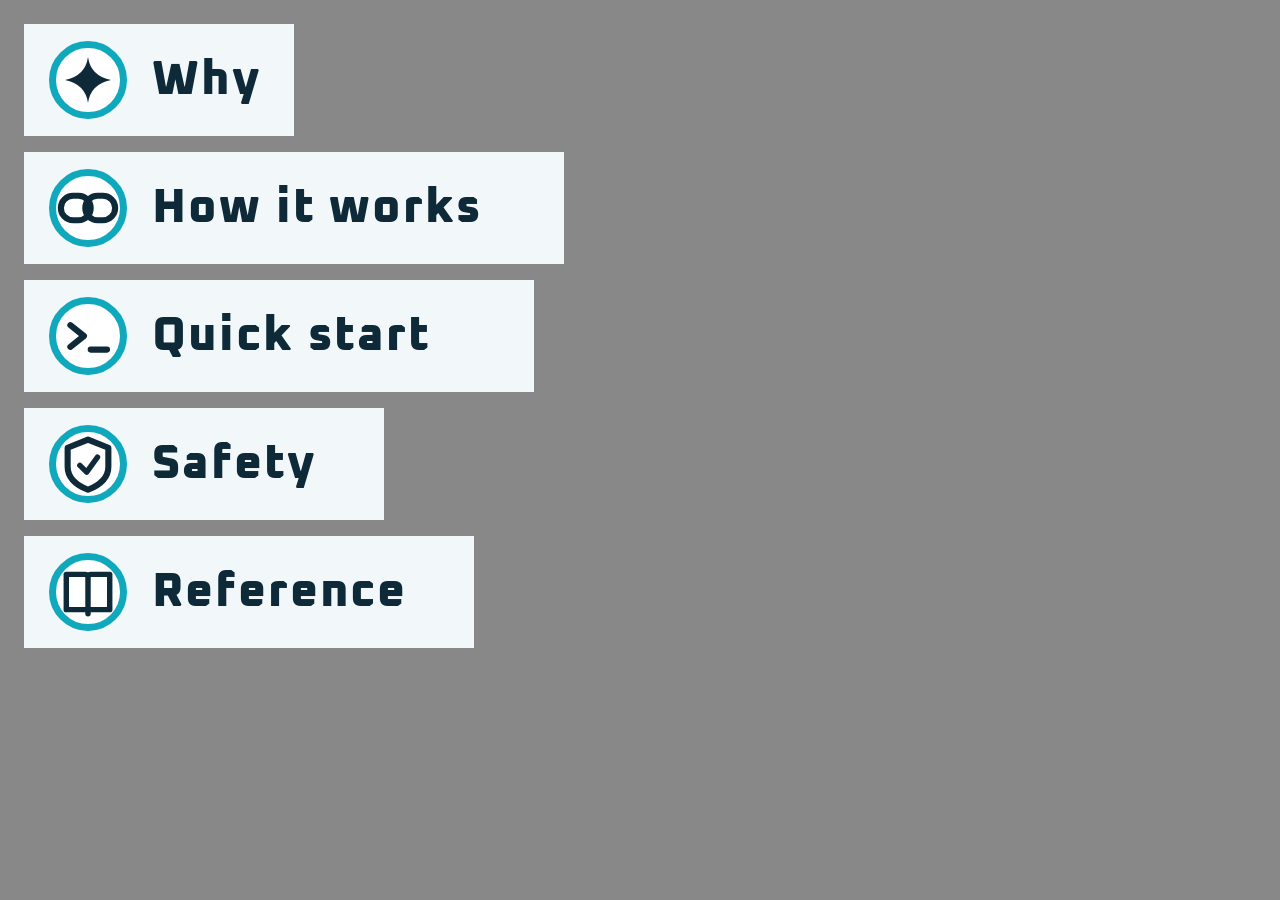
<file: assets/source/buttons.html>
<!doctype html>
<html lang="en"><head><meta charset="utf-8"><title>buttons</title>
<!-- Render: uvx --from playwright --with pillow python -I <skill-dir>/scripts/render.py buttons.html --root assets --out assets
-->
<!-- Signature (Skillmesh, mesh hub):
 1 concept: a mesh of agents around one bot head; a skill repo is edited once and every agent node sees it.
 2 shape: circles as nodes joined by thin connecting lines, one outline bot head with a dotted halo, dot-grid ground.
 3 typeface: Oxanium 800 (names, headings), Share Tech Mono (labels, text).
 4 palette: cool white and ink teal in light, deep teal-black in dark; cyan links, one coral signal (antenna, travelling pulse).
 5 presentation: centred hub poster; figures reuse the nodes, the links and the bot head; labels short and in the tool's own words.
 6 not: no hardware panel, no transit map, no stamps, no blue-purple gradient, no official agent logos (marks are simple stand-ins).
 Fonts seen by render.py: Oxanium, Share Tech Mono. Grounds: light rgb(242,248,250), dark rgb(7,23,32). -->
<link href="https://fonts.googleapis.com/css2?family=Oxanium:wght@800&family=Share+Tech+Mono&display=swap" rel="stylesheet">
<script src="shared.js"></script><link rel="stylesheet" href="shared.css">
<style>.btn{display:flex;align-items:center;gap:12px;height:56px;padding-left:12px;background:var(--paper)}.btn b{font:800 24px/1 Oxanium,sans-serif;letter-spacing:.04em;color:var(--ink);white-space:nowrap}</style>
</head><body><div class="sheet">
<div class="item btn" id="btn-why" style="width:135px;height:56px"><svg width="40" height="40" viewBox="-20.0 -20.0 40 40" fill="none" style="flex:none"><circle r="17.75" fill="var(--panel)" stroke="var(--acc)" stroke-width="3.5"/><g transform="scale(0.6785714285714286)"><path d="M0-17Q2-3 17 0Q2 3 0 17Q-2 3-17 0Q-2-3 0-17Z" fill="var(--ink)"/></g></svg><b>Why</b></div>
<div class="item btn" id="btn-how" style="width:270px;height:56px"><svg width="40" height="40" viewBox="-20.0 -20.0 40 40" fill="none" style="flex:none"><circle r="17.75" fill="var(--panel)" stroke="var(--acc)" stroke-width="3.5"/><g transform="scale(0.6785714285714286)"><rect x="-20" y="-9" width="22" height="18" rx="9" fill="none" stroke="var(--ink)" stroke-width="4.5"/><rect x="-2" y="-9" width="22" height="18" rx="9" fill="none" stroke="var(--ink)" stroke-width="4.5"/></g></svg><b>How it works</b></div>
<div class="item btn" id="btn-start" style="width:255px;height:56px"><svg width="40" height="40" viewBox="-20.0 -20.0 40 40" fill="none" style="flex:none"><circle r="17.75" fill="var(--panel)" stroke="var(--acc)" stroke-width="3.5"/><g transform="scale(0.6785714285714286)"><path d="M-13-8L-3 0-13 8M2 10H14" fill="none" stroke="var(--ink)" stroke-width="4.5" stroke-linecap="round" stroke-linejoin="round"/></g></svg><b>Quick start</b></div>
<div class="item btn" id="btn-safety" style="width:180px;height:56px"><svg width="40" height="40" viewBox="-20.0 -20.0 40 40" fill="none" style="flex:none"><circle r="17.75" fill="var(--panel)" stroke="var(--acc)" stroke-width="3.5"/><g transform="scale(0.6785714285714286)"><path d="M0-18L15-12V2Q15 13 0 19Q-15 13-15 2V-12Z" fill="none" stroke="var(--ink)" stroke-width="4.5" stroke-linejoin="round"/><path d="M-6 1L-1 6 7-5" fill="none" stroke="var(--ink)" stroke-width="4" stroke-linecap="round" stroke-linejoin="round"/></g></svg><b>Safety</b></div>
<div class="item btn" id="btn-ref" style="width:225px;height:56px"><svg width="40" height="40" viewBox="-20.0 -20.0 40 40" fill="none" style="flex:none"><circle r="17.75" fill="var(--panel)" stroke="var(--acc)" stroke-width="3.5"/><g transform="scale(0.6785714285714286)"><path d="M-16-13H-2Q0-13 0-10V16Q0 13-2 13H-16ZM16-13H2Q0-13 0-10V16Q0 13 2 13H16Z" fill="none" stroke="var(--ink)" stroke-width="4" stroke-linejoin="round"/></g></svg><b>Reference</b></div>
</div></body></html>
</file>
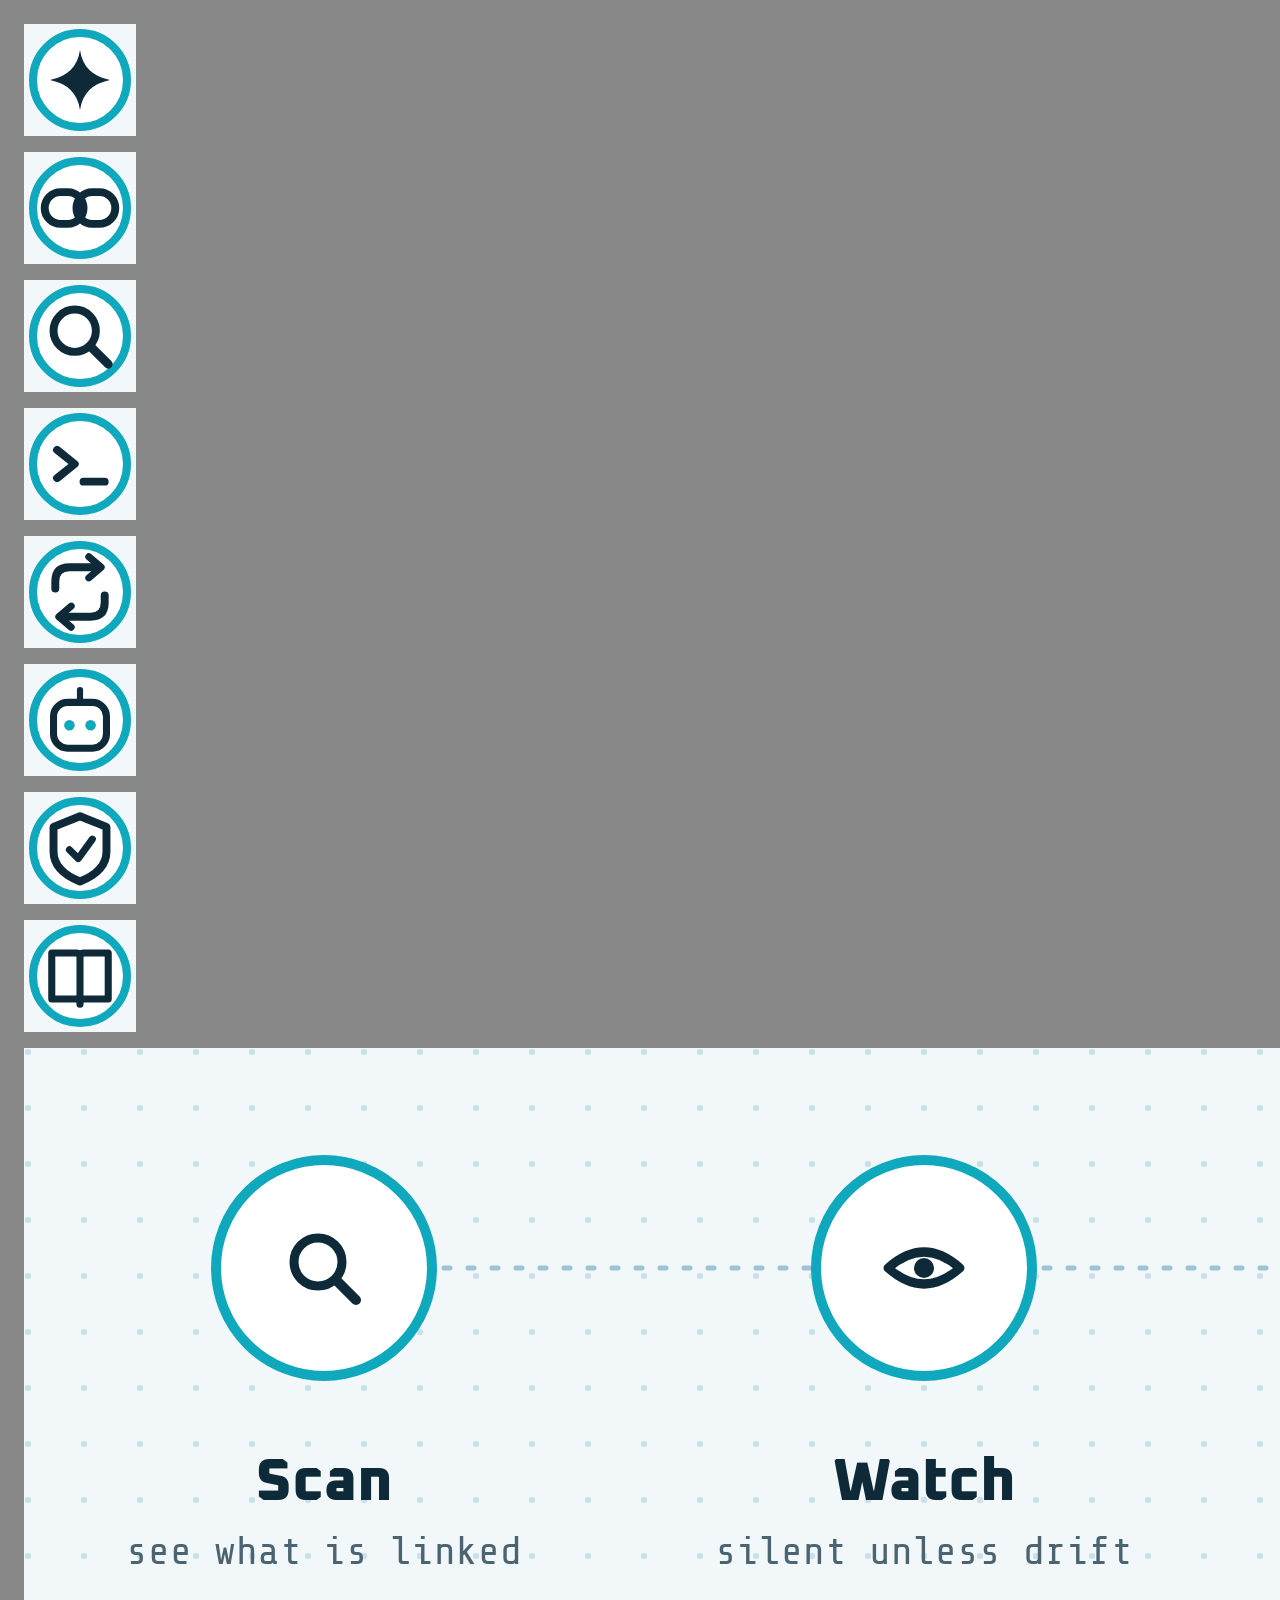
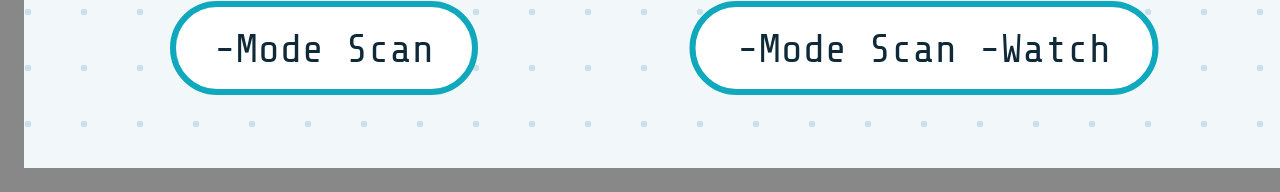
<file: assets/source/extras.html>
<!doctype html>
<html lang="en"><head><meta charset="utf-8"><title>extras</title>
<!-- Render: uvx --from playwright --with pillow python -I <skill-dir>/scripts/render.py extras.html --root assets --out assets
-->
<!-- Signature (Skillmesh, mesh hub):
 1 concept: a mesh of agents around one bot head; a skill repo is edited once and every agent node sees it.
 2 shape: circles as nodes joined by thin connecting lines, one outline bot head with a dotted halo, dot-grid ground.
 3 typeface: Oxanium 800 (names, headings), Share Tech Mono (labels, text).
 4 palette: cool white and ink teal in light, deep teal-black in dark; cyan links, one coral signal (antenna, travelling pulse).
 5 presentation: centred hub poster; figures reuse the nodes, the links and the bot head; labels short and in the tool's own words.
 6 not: no hardware panel, no transit map, no stamps, no blue-purple gradient, no official agent logos (marks are simple stand-ins).
 Fonts seen by render.py: Oxanium, Share Tech Mono. Grounds: light rgb(242,248,250), dark rgb(7,23,32). -->
<link href="https://fonts.googleapis.com/css2?family=Oxanium:wght@800&family=Share+Tech+Mono&display=swap" rel="stylesheet">
<script src="shared.js"></script><link rel="stylesheet" href="shared.css">
<style>.ico{width:56px;height:56px;display:flex;align-items:center;justify-content:center;background:var(--paper)}.rb{display:flex;align-items:center;gap:14px;width:480px;height:64px;padding-left:10px;background:var(--panel)}.rb b{font:800 25px/1 Oxanium,sans-serif;letter-spacing:.03em;color:var(--ink);white-space:nowrap}.rb em{margin-left:auto;align-self:stretch;display:flex;align-items:center;padding:0 18px;font:normal 19px/1 'Share Tech Mono',monospace;background:var(--paper);color:var(--muted);border-left:3px solid var(--acc)}.rb.w em{color:var(--ink)}</style>
</head><body><div class="sheet">
<div class="item ico" id="ico-why" style="width:56px;height:56px"><svg width="52" height="52" viewBox="-26.0 -26.0 52 52" fill="none" style="flex:none"><circle r="23.5" fill="var(--panel)" stroke="var(--acc)" stroke-width="4"/><g transform="scale(0.8821428571428571)"><path d="M0-17Q2-3 17 0Q2 3 0 17Q-2 3-17 0Q-2-3 0-17Z" fill="var(--ink)"/></g></svg></div>
<div class="item ico" id="ico-how" style="width:56px;height:56px"><svg width="52" height="52" viewBox="-26.0 -26.0 52 52" fill="none" style="flex:none"><circle r="23.5" fill="var(--panel)" stroke="var(--acc)" stroke-width="4"/><g transform="scale(0.8821428571428571)"><rect x="-20" y="-9" width="22" height="18" rx="9" fill="none" stroke="var(--ink)" stroke-width="4.5"/><rect x="-2" y="-9" width="22" height="18" rx="9" fill="none" stroke="var(--ink)" stroke-width="4.5"/></g></svg></div>
<div class="item ico" id="ico-checks" style="width:56px;height:56px"><svg width="52" height="52" viewBox="-26.0 -26.0 52 52" fill="none" style="flex:none"><circle r="23.5" fill="var(--panel)" stroke="var(--acc)" stroke-width="4"/><g transform="scale(0.8821428571428571)"><circle cx="-3" cy="-3" r="12" fill="none" stroke="var(--ink)" stroke-width="4.5"/><path d="M6 6L16 16" stroke="var(--ink)" stroke-width="5" stroke-linecap="round"/></g></svg></div>
<div class="item ico" id="ico-start" style="width:56px;height:56px"><svg width="52" height="52" viewBox="-26.0 -26.0 52 52" fill="none" style="flex:none"><circle r="23.5" fill="var(--panel)" stroke="var(--acc)" stroke-width="4"/><g transform="scale(0.8821428571428571)"><path d="M-13-8L-3 0-13 8M2 10H14" fill="none" stroke="var(--ink)" stroke-width="4.5" stroke-linecap="round" stroke-linejoin="round"/></g></svg></div>
<div class="item ico" id="ico-daily" style="width:56px;height:56px"><svg width="52" height="52" viewBox="-26.0 -26.0 52 52" fill="none" style="flex:none"><circle r="23.5" fill="var(--panel)" stroke="var(--acc)" stroke-width="4"/><g transform="scale(0.8821428571428571)"><path d="M-14 -2V-6Q-14-14-6-14H10M14 2V6Q14 14 6 14H-10" fill="none" stroke="var(--ink)" stroke-width="4.5" stroke-linecap="round"/><path d="M5-20L12-14 5-8M-5 8L-12 14-5 20" fill="none" stroke="var(--ink)" stroke-width="4" stroke-linecap="round" stroke-linejoin="round"/></g></svg></div>
<div class="item ico" id="ico-agent" style="width:56px;height:56px"><svg width="52" height="52" viewBox="-26.0 -26.0 52 52" fill="none" style="flex:none"><circle r="23.5" fill="var(--panel)" stroke="var(--acc)" stroke-width="4"/><g transform="scale(0.8821428571428571)"><line x1="0" y1="-10" x2="0" y2="-17" stroke="var(--ink)" stroke-width="3.5" stroke-linecap="round"/><rect x="-15" y="-10" width="30" height="26" rx="8" fill="none" stroke="var(--ink)" stroke-width="4"/><circle cx="-6" cy="3" r="3" fill="var(--acc)"/><circle cx="6" cy="3" r="3" fill="var(--acc)"/></g></svg></div>
<div class="item ico" id="ico-safety" style="width:56px;height:56px"><svg width="52" height="52" viewBox="-26.0 -26.0 52 52" fill="none" style="flex:none"><circle r="23.5" fill="var(--panel)" stroke="var(--acc)" stroke-width="4"/><g transform="scale(0.8821428571428571)"><path d="M0-18L15-12V2Q15 13 0 19Q-15 13-15 2V-12Z" fill="none" stroke="var(--ink)" stroke-width="4.5" stroke-linejoin="round"/><path d="M-6 1L-1 6 7-5" fill="none" stroke="var(--ink)" stroke-width="4" stroke-linecap="round" stroke-linejoin="round"/></g></svg></div>
<div class="item ico" id="ico-ref" style="width:56px;height:56px"><svg width="52" height="52" viewBox="-26.0 -26.0 52 52" fill="none" style="flex:none"><circle r="23.5" fill="var(--panel)" stroke="var(--acc)" stroke-width="4"/><g transform="scale(0.8821428571428571)"><path d="M-16-13H-2Q0-13 0-10V16Q0 13-2 13H-16ZM16-13H2Q0-13 0-10V16Q0 13 2 13H16Z" fill="none" stroke="var(--ink)" stroke-width="4" stroke-linejoin="round"/></g></svg></div>
<div class="item" id="daily" style="height:360px"><svg width="1200" height="360" viewBox="0 0 1200 360" fill="none" font-family="'Share Tech Mono'"><defs><pattern id="g4" width="28" height="28" patternUnits="userSpaceOnUse"><circle cx="2" cy="2" r="1.6" fill="var(--line)" opacity=".45"/></pattern></defs><rect width="1200" height="360" fill="url(#g4)"/><line x1="150" y1="110" x2="1050" y2="110" stroke="var(--line)" stroke-width="2.5" stroke-dasharray="3 9" stroke-linecap="round"/><g transform="translate(150 110)"><circle r="54" fill="var(--panel)" stroke="var(--acc)" stroke-width="5"/><g transform="scale(1.0)"><circle cx="-3" cy="-3" r="12" fill="none" stroke="var(--ink)" stroke-width="4.5"/><path d="M6 6L16 16" stroke="var(--ink)" stroke-width="5" stroke-linecap="round"/></g></g><text x="150" y="226" text-anchor="middle" class="name" font-size="30" fill="var(--ink)">Scan</text><text x="150" y="258" text-anchor="middle" font-size="20" fill="var(--muted)">see what is linked</text><rect x="74.5" y="278" width="151.0" height="44" rx="22" fill="var(--panel)" stroke="var(--acc)" stroke-width="3"/><text x="150" y="307" text-anchor="middle" font-size="20" fill="var(--ink)">-Mode Scan</text><g transform="translate(450 110)"><circle r="54" fill="var(--panel)" stroke="var(--acc)" stroke-width="5"/><g transform="scale(1.0)"><path d="M-18 0Q0-16 18 0Q0 16-18 0Z" fill="none" stroke="var(--ink)" stroke-width="4.5" stroke-linejoin="round"/><circle r="5" fill="var(--ink)"/></g></g><text x="450" y="226" text-anchor="middle" class="name" font-size="30" fill="var(--ink)">Watch</text><text x="450" y="258" text-anchor="middle" font-size="20" fill="var(--muted)">silent unless drift</text><rect x="334.25" y="278" width="231.5" height="44" rx="22" fill="var(--panel)" stroke="var(--acc)" stroke-width="3"/><text x="450" y="307" text-anchor="middle" font-size="20" fill="var(--ink)">-Mode Scan -Watch</text><g transform="translate(750 110)"><circle r="54" fill="var(--panel)" stroke="var(--sig)" stroke-width="5"/><g transform="scale(1.0)"><rect x="-20" y="-9" width="22" height="18" rx="9" fill="none" stroke="var(--ink)" stroke-width="4.5"/><rect x="-2" y="-9" width="22" height="18" rx="9" fill="none" stroke="var(--ink)" stroke-width="4.5"/></g></g><text x="750" y="226" text-anchor="middle" class="name" font-size="30" fill="var(--ink)">Apply</text><text x="750" y="258" text-anchor="middle" font-size="20" fill="var(--muted)">create or repair</text><rect x="668.75" y="278" width="162.5" height="44" rx="22" fill="var(--panel)" stroke="var(--acc)" stroke-width="3"/><text x="750" y="307" text-anchor="middle" font-size="20" fill="var(--ink)">-Mode Apply</text><g transform="translate(1050 110)"><circle r="54" fill="var(--panel)" stroke="var(--acc)" stroke-width="5"/><g transform="scale(1.0)"><path d="M0-14V14M-14 0H14" stroke="var(--ink)" stroke-width="5.5" stroke-linecap="round"/></g></g><text x="1050" y="226" text-anchor="middle" class="name" font-size="30" fill="var(--ink)">Doctor</text><text x="1050" y="258" text-anchor="middle" font-size="20" fill="var(--muted)">check the setup</text><rect x="963.0" y="278" width="174.0" height="44" rx="22" fill="var(--panel)" stroke="var(--acc)" stroke-width="3"/><text x="1050" y="307" text-anchor="middle" font-size="20" fill="var(--ink)">-Mode Doctor</text></svg></div>
</div></body></html>
</file>
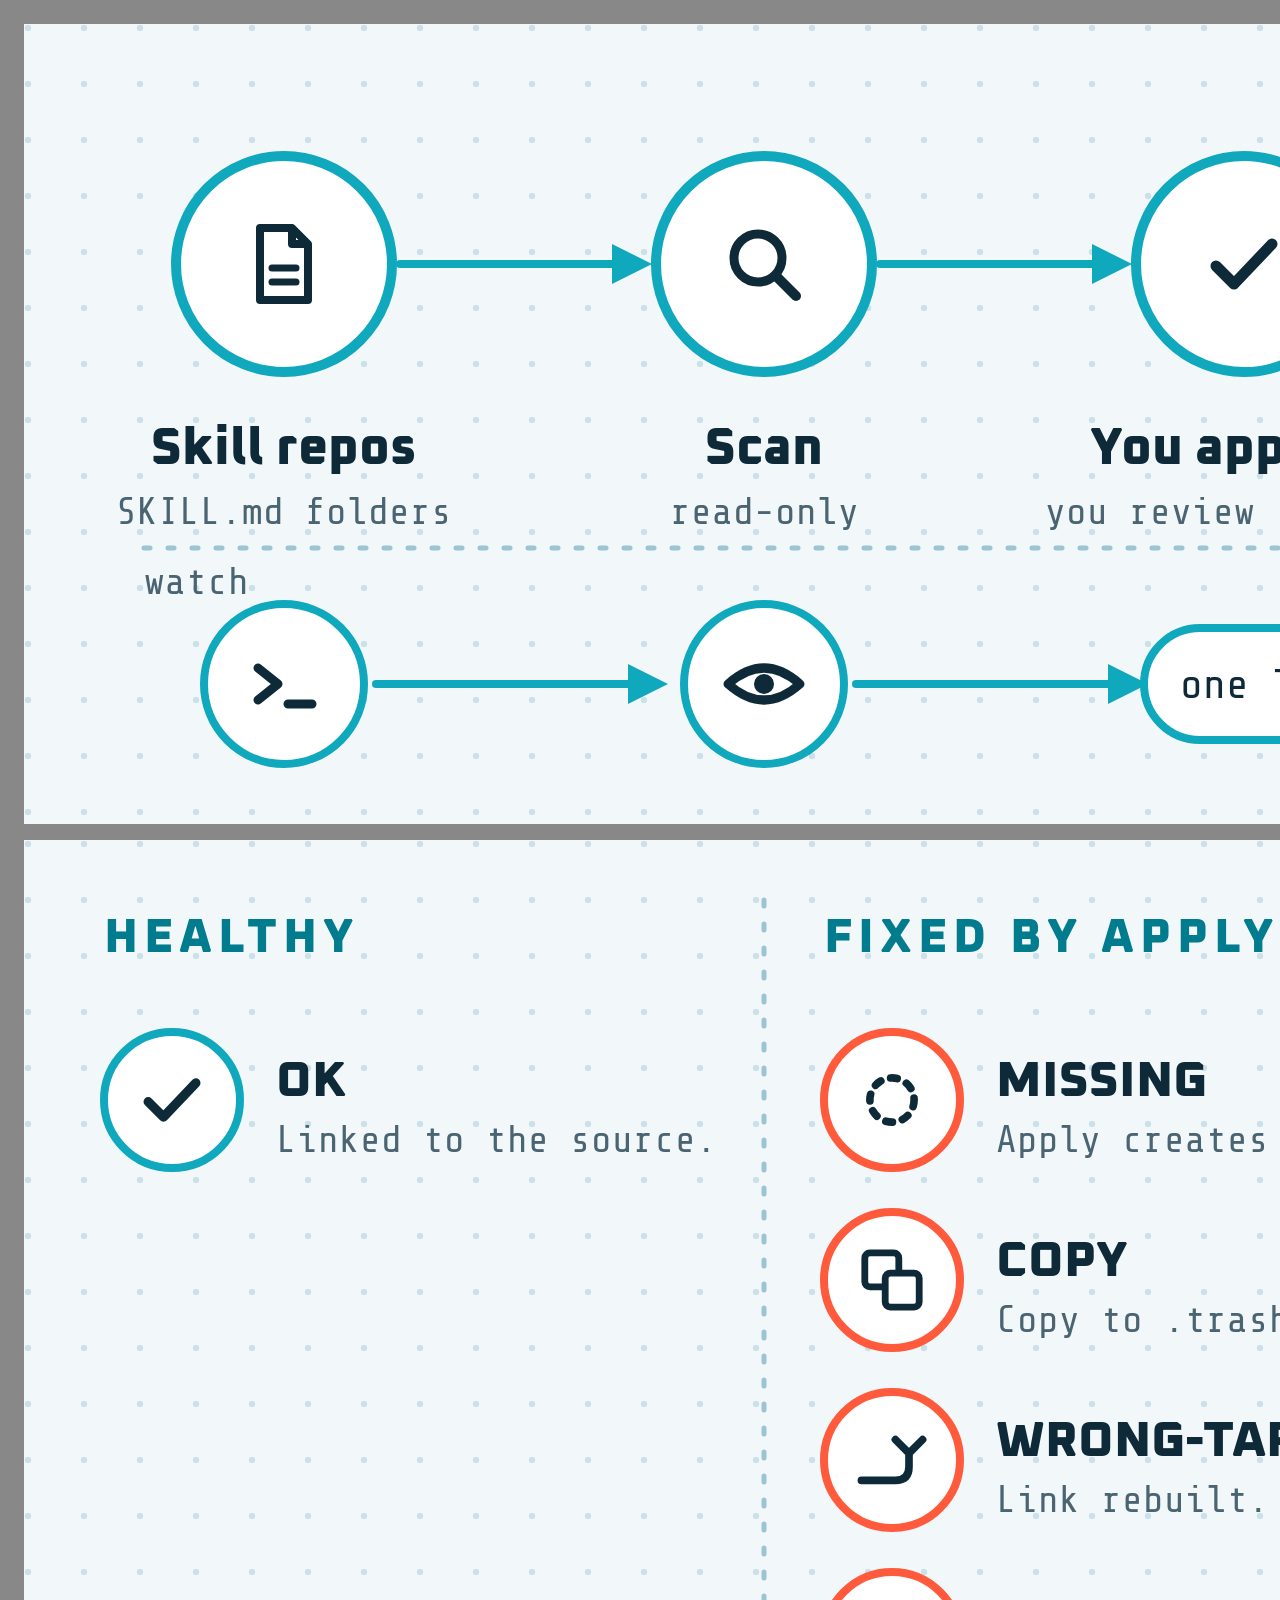
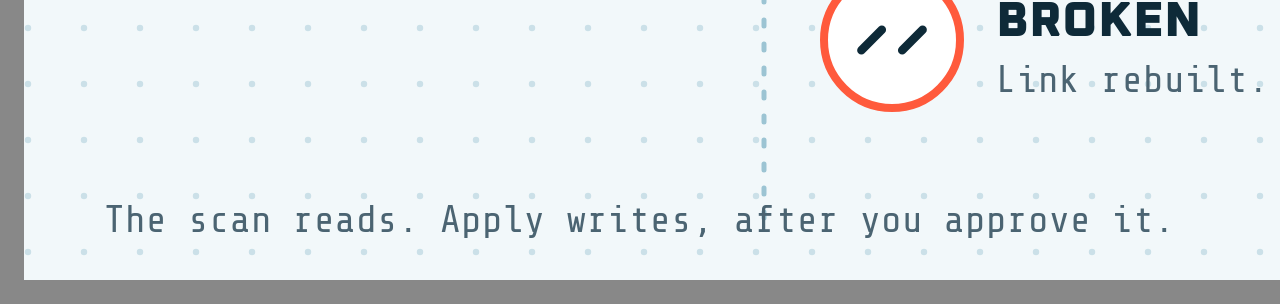
<file: assets/source/figures.html>
<!doctype html>
<html lang="en"><head><meta charset="utf-8"><title>figures</title>
<!-- Render: uvx --from playwright --with pillow python -I <skill-dir>/scripts/render.py figures.html --root assets --out assets
-->
<!-- Signature (Skillmesh, mesh hub):
 1 concept: a mesh of agents around one bot head; a skill repo is edited once and every agent node sees it.
 2 shape: circles as nodes joined by thin connecting lines, one outline bot head with a dotted halo, dot-grid ground.
 3 typeface: Oxanium 800 (names, headings), Share Tech Mono (labels, text).
 4 palette: cool white and ink teal in light, deep teal-black in dark; cyan links, one coral signal (antenna, travelling pulse).
 5 presentation: centred hub poster; figures reuse the nodes, the links and the bot head; labels short and in the tool's own words.
 6 not: no hardware panel, no transit map, no stamps, no blue-purple gradient, no official agent logos (marks are simple stand-ins).
 Fonts seen by render.py: Oxanium, Share Tech Mono. Grounds: light rgb(242,248,250), dark rgb(7,23,32). -->
<link href="https://fonts.googleapis.com/css2?family=Oxanium:wght@800&family=Share+Tech+Mono&display=swap" rel="stylesheet">
<script src="shared.js"></script><link rel="stylesheet" href="shared.css">
</head><body><div class="sheet">
<div class="item" id="flow" style="height:400px"><svg width="1200" height="400" viewBox="0 0 1200 400" fill="none" font-family="'Share Tech Mono'"><defs><marker id="ar" viewBox="0 0 10 10" refX="7" refY="5" markerWidth="5" markerHeight="5" orient="auto-start-reverse"><path d="M0 0L10 5 0 10Z" fill="var(--acc)"/></marker><pattern id="g2" width="28" height="28" patternUnits="userSpaceOnUse"><circle cx="2" cy="2" r="1.6" fill="var(--line)" opacity=".45"/></pattern></defs><rect width="1200" height="400" fill="url(#g2)"/><line x1="188" y1="120" x2="308" y2="120" stroke="var(--acc)" stroke-width="4" stroke-linecap="round" marker-end="url(#ar)"/><line x1="428" y1="120" x2="548" y2="120" stroke="var(--acc)" stroke-width="4" stroke-linecap="round" marker-end="url(#ar)"/><line x1="668" y1="120" x2="788" y2="120" stroke="var(--acc)" stroke-width="4" stroke-linecap="round" marker-end="url(#ar)"/><line x1="908" y1="120" x2="1006" y2="120" stroke="var(--acc)" stroke-width="4" stroke-linecap="round" marker-end="url(#ar)"/><g transform="translate(130 120)"><circle r="54" fill="var(--panel)" stroke="var(--acc)" stroke-width="5"/><g transform="scale(1.0)"><path d="M-12-18H4L12-10V18H-12Z M4-18V-10H12" fill="none" stroke="var(--ink)" stroke-width="4" stroke-linejoin="round"/><path d="M-6 2H6M-6 9H6" stroke="var(--ink)" stroke-width="3.5" stroke-linecap="round"/></g></g><text x="130" y="220" text-anchor="middle" class="name" font-size="26" fill="var(--ink)">Skill repos</text><text x="130" y="250" text-anchor="middle" font-size="19" fill="var(--muted)">SKILL.md folders</text><g transform="translate(370 120)"><circle r="54" fill="var(--panel)" stroke="var(--acc)" stroke-width="5"/><g transform="scale(1.0)"><circle cx="-3" cy="-3" r="12" fill="none" stroke="var(--ink)" stroke-width="4.5"/><path d="M6 6L16 16" stroke="var(--ink)" stroke-width="5" stroke-linecap="round"/></g></g><text x="370" y="220" text-anchor="middle" class="name" font-size="26" fill="var(--ink)">Scan</text><text x="370" y="250" text-anchor="middle" font-size="19" fill="var(--muted)">read-only</text><g transform="translate(610 120)"><circle r="54" fill="var(--panel)" stroke="var(--acc)" stroke-width="5"/><g transform="scale(1.0)"><path d="M-14 1L-5 10 14-10" fill="none" stroke="var(--ink)" stroke-width="5.5" stroke-linecap="round" stroke-linejoin="round"/></g></g><text x="610" y="220" text-anchor="middle" class="name" font-size="26" fill="var(--ink)">You approve</text><text x="610" y="250" text-anchor="middle" font-size="19" fill="var(--muted)">you review the rows</text><g transform="translate(850 120)"><circle r="54" fill="var(--panel)" stroke="var(--sig)" stroke-width="5"/><g transform="scale(1.0)"><rect x="-20" y="-9" width="22" height="18" rx="9" fill="none" stroke="var(--ink)" stroke-width="4.5"/><rect x="-2" y="-9" width="22" height="18" rx="9" fill="none" stroke="var(--ink)" stroke-width="4.5"/></g></g><text x="850" y="220" text-anchor="middle" class="name" font-size="26" fill="var(--ink)">Apply</text><text x="850" y="250" text-anchor="middle" font-size="19" fill="var(--muted)">links and repairs</text><g transform="translate(1070 120)"><circle r="62" fill="var(--panel)" stroke="var(--acc)" stroke-width="5"/><g transform="translate(0 6) scale(.45)"><g transform="scale(1.0)"><line x1="0" y1="-60" x2="0" y2="-80" stroke="var(--ink)" stroke-width="5" stroke-linecap="round"/><circle  cx="0" cy="-86" r="7" fill="var(--sig)"/><rect x="-80" y="-14" width="14" height="36" rx="6" fill="var(--acc)"/><rect x="66" y="-14" width="14" height="36" rx="6" fill="var(--acc)"/><rect x="-64" y="-60" width="128" height="104" rx="30" fill="var(--panel)" stroke="var(--ink)" stroke-width="5"/><rect x="-38" y="-24" width="24" height="30" rx="10" fill="var(--acc)"/><rect x="14" y="-24" width="24" height="30" rx="10" fill="var(--acc)"/><path d="M-22 22H22" stroke="var(--ink)" stroke-width="5" stroke-linecap="round" stroke-dasharray="1 12"/></g></g></g><text x="1070" y="220" text-anchor="middle" class="name" font-size="26" fill="var(--ink)">Agent folders</text><text x="1070" y="250" text-anchor="middle" font-size="19" fill="var(--muted)">agents, claude, kiro</text><line x1="60" y1="262" x2="1140" y2="262" stroke="var(--line)" stroke-width="2.5" stroke-dasharray="3 9" stroke-linecap="round"/><g transform="translate(130 330)"><circle r="40" fill="var(--panel)" stroke="var(--acc)" stroke-width="4"/><g transform="scale(1.0)"><path d="M-13-8L-3 0-13 8M2 10H14" fill="none" stroke="var(--ink)" stroke-width="4.5" stroke-linecap="round" stroke-linejoin="round"/></g></g><text x="130" y="396" text-anchor="middle" font-size="1" fill="none"></text><line x1="176" y1="330" x2="316" y2="330" stroke="var(--acc)" stroke-width="4" stroke-linecap="round" marker-end="url(#ar)"/><g transform="translate(370 330)"><circle r="40" fill="var(--panel)" stroke="var(--acc)" stroke-width="4"/><g transform="scale(1.0)"><path d="M-18 0Q0-16 18 0Q0 16-18 0Z" fill="none" stroke="var(--ink)" stroke-width="4.5" stroke-linejoin="round"/><circle r="5" fill="var(--ink)"/></g></g><line x1="416" y1="330" x2="556" y2="330" stroke="var(--acc)" stroke-width="4" stroke-linecap="round" marker-end="url(#ar)"/><rect x="560" y="302" width="300" height="56" rx="28" fill="var(--panel)" stroke="var(--acc)" stroke-width="4"/><text x="710" y="337" text-anchor="middle" font-size="21" fill="var(--ink)">one line, only on drift</text><text x="1140" y="285" text-anchor="end" font-size="19" fill="var(--muted)">at session start</text><text x="60" y="285" font-size="19" fill="var(--muted)">watch</text></svg></div>
<div class="item" id="states" style="height:520px"><svg width="1200" height="520" viewBox="0 0 1200 520" fill="none" font-family="'Share Tech Mono'"><defs><pattern id="g3" width="28" height="28" patternUnits="userSpaceOnUse"><circle cx="2" cy="2" r="1.6" fill="var(--line)" opacity=".45"/></pattern></defs><rect width="1200" height="520" fill="url(#g3)"/><text x="40" y="56" class="name" font-size="24" letter-spacing="3" fill="var(--mesh)">HEALTHY</text><text x="400" y="56" class="name" font-size="24" letter-spacing="3" fill="var(--mesh)">FIXED BY APPLY</text><text x="860" y="56" class="name" font-size="24" letter-spacing="3" fill="var(--mesh)">REPORTED ONLY</text><line x1="370" y1="30" x2="370" y2="490" stroke="var(--line)" stroke-width="2.5" stroke-dasharray="3 9" stroke-linecap="round"/><line x1="835" y1="30" x2="835" y2="490" stroke="var(--line)" stroke-width="2.5" stroke-dasharray="3 9" stroke-linecap="round"/><g transform="translate(74 130)"><circle r="34" fill="var(--panel)" stroke="var(--acc)" stroke-width="4"/><g transform="scale(0.85)"><path d="M-14 1L-5 10 14-10" fill="none" stroke="var(--ink)" stroke-width="5.5" stroke-linecap="round" stroke-linejoin="round"/></g></g><text x="126" y="128" class="name" font-size="25" fill="var(--ink)">OK</text><text x="126" y="156" font-size="19" fill="var(--muted)">Linked to the source.</text><g transform="translate(434 130)"><circle r="34" fill="var(--panel)" stroke="var(--sig)" stroke-width="4"/><g transform="scale(0.85)"><circle r="13" fill="none" stroke="var(--ink)" stroke-width="4.5" stroke-dasharray="4 6" stroke-linecap="round"/></g></g><text x="486" y="128" class="name" font-size="25" fill="var(--ink)">MISSING</text><text x="486" y="156" font-size="19" fill="var(--muted)">Apply creates the junction.</text><g transform="translate(434 220)"><circle r="34" fill="var(--panel)" stroke="var(--sig)" stroke-width="4"/><g transform="scale(0.85)"><rect x="-16" y="-16" width="20" height="20" rx="3" fill="none" stroke="var(--ink)" stroke-width="4"/><rect x="-4" y="-4" width="20" height="20" rx="3" fill="var(--panel)" stroke="var(--ink)" stroke-width="4"/></g></g><text x="486" y="218" class="name" font-size="25" fill="var(--ink)">COPY</text><text x="486" y="246" font-size="19" fill="var(--muted)">Copy to .trash, then link.</text><g transform="translate(434 310)"><circle r="34" fill="var(--panel)" stroke="var(--sig)" stroke-width="4"/><g transform="scale(0.85)"><path d="M-16 8H4Q12 8 12 0V-8M4-16L12-8 20-16" fill="none" stroke="var(--ink)" stroke-width="4.5" stroke-linecap="round" stroke-linejoin="round" transform="translate(-2 4)"/></g></g><text x="486" y="308" class="name" font-size="25" fill="var(--ink)">WRONG-TARGET</text><text x="486" y="336" font-size="19" fill="var(--muted)">Link rebuilt.</text><g transform="translate(434 400)"><circle r="34" fill="var(--panel)" stroke="var(--sig)" stroke-width="4"/><g transform="scale(0.85)"><path d="M-18 6L-6-6M6 6L18-6" stroke="var(--ink)" stroke-width="5" stroke-linecap="round"/><path d="M-3 12L3 2" stroke="var(--ink)" stroke-width="4" stroke-linecap="round" opacity=".0"/></g></g><text x="486" y="398" class="name" font-size="25" fill="var(--ink)">BROKEN</text><text x="486" y="426" font-size="19" fill="var(--muted)">Link rebuilt.</text><g transform="translate(894 130)"><circle r="34" fill="var(--panel)" stroke="var(--muted)" stroke-width="4" stroke-dasharray="7 8"/><g transform="scale(0.85)"><path d="M-16-14L0 0M16-14L0 0M0 0V16" fill="none" stroke="var(--ink)" stroke-width="5" stroke-linecap="round"/></g></g><text x="946" y="128" class="name" font-size="25" fill="var(--ink)">CONFLICT</text><text x="946" y="156" font-size="19" fill="var(--muted)">You choose the winner.</text><g transform="translate(894 220)"><circle r="34" fill="var(--panel)" stroke="var(--muted)" stroke-width="4" stroke-dasharray="7 8"/><g transform="scale(0.85)"><path d="M-9-8Q-9-16 0-16T9-8Q9-2 0 1V6" fill="none" stroke="var(--ink)" stroke-width="5" stroke-linecap="round"/><circle cy="15" r="3.2" fill="var(--ink)"/></g></g><text x="946" y="218" class="name" font-size="25" fill="var(--ink)">FOREIGN</text><text x="946" y="246" font-size="19" fill="var(--muted)">Never touched.</text><text x="40" y="496" font-size="19" fill="var(--muted)">The scan reads. Apply writes, after you approve it.</text></svg></div>
</div></body></html>
</file>
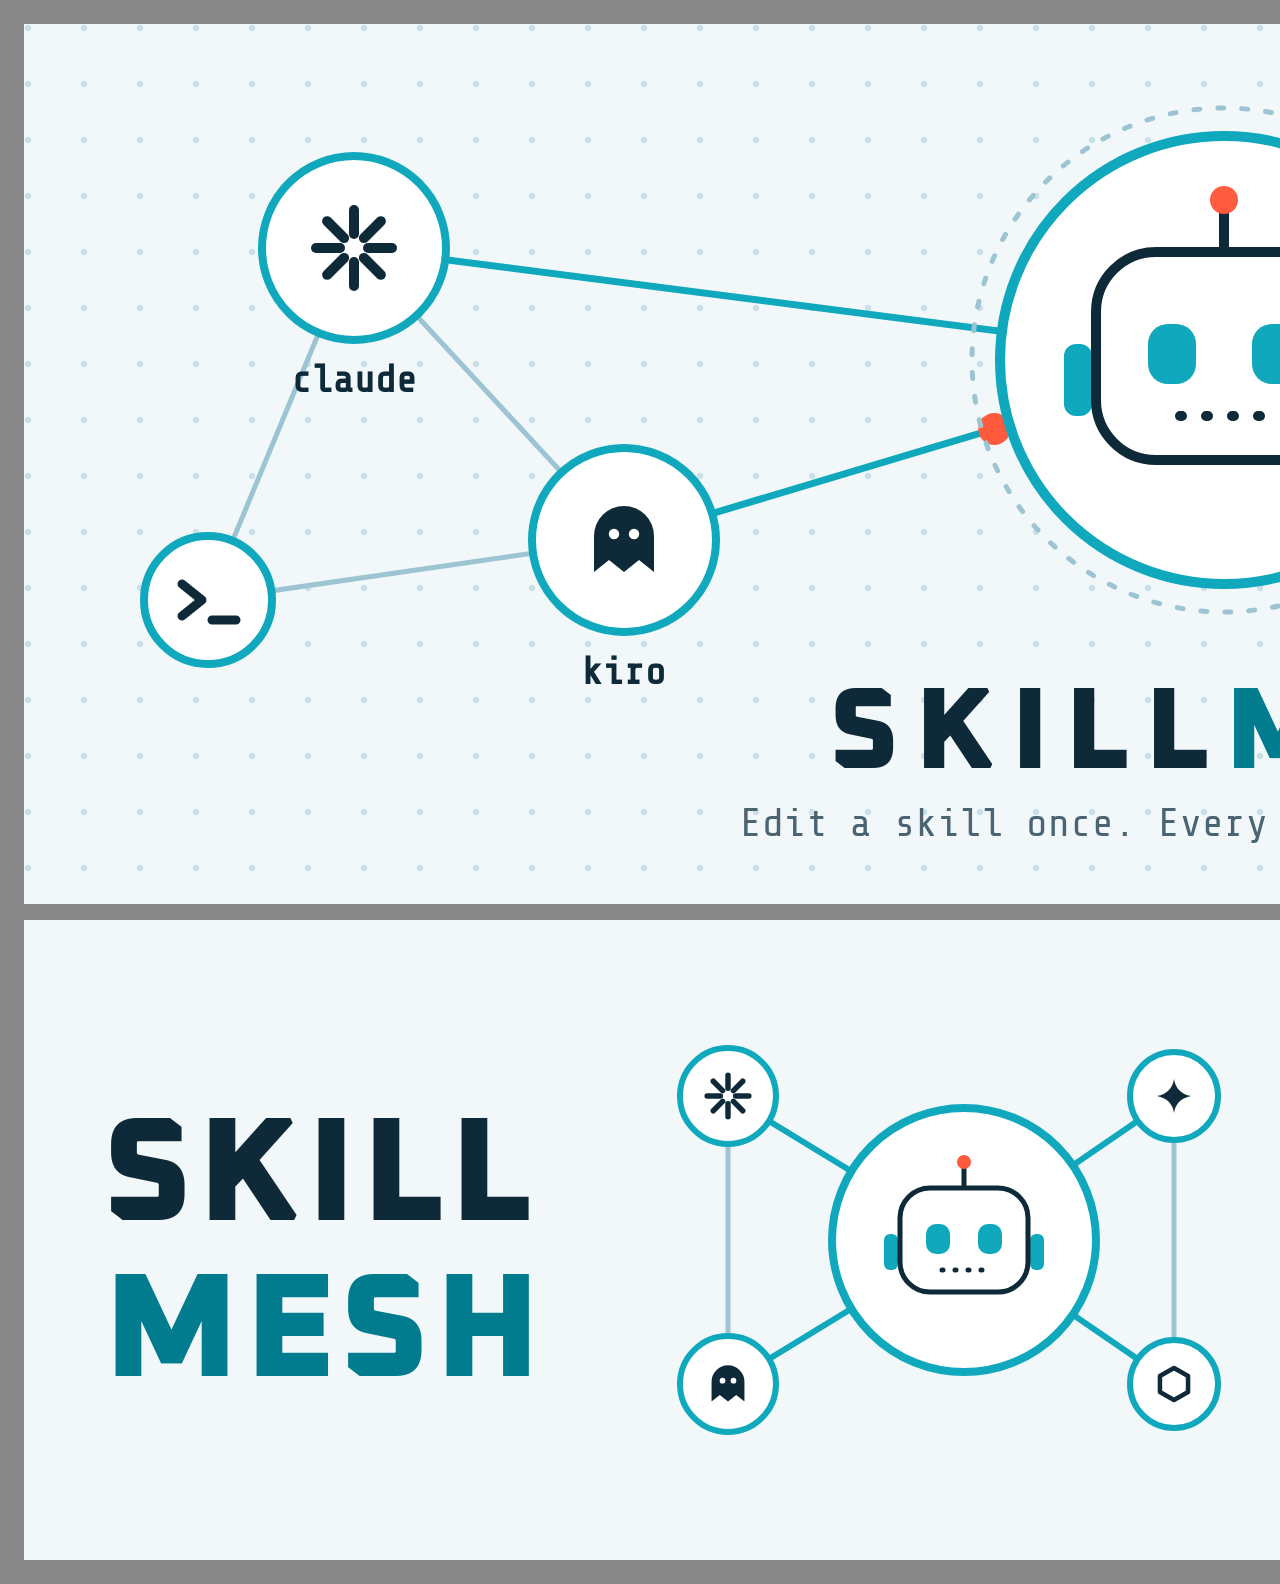
<file: assets/source/hero.html>
<!doctype html>
<html lang="en"><head><meta charset="utf-8"><title>banner</title>
<!-- Render: uvx --from playwright --with pillow python -I <skill-dir>/scripts/render.py hero.html --root assets --out assets
Animated banner (run after the render above):
 uvx --from playwright --with pillow python -I <skill-dir>/../frontdoor-readme/scripts/animate.py hero.html --root assets --item banner --call "drawBanner({v})" --name banner --motion loop --frames 40 --fps 10 --quality 60 --out assets
The still render writes banner.webp too; the animation overwrites it. banner-social is a still 1280x640 PNG, upload it by hand in Settings, Social preview.
-->
<!-- Signature (Skillmesh, mesh hub):
 1 concept: a mesh of agents around one bot head; a skill repo is edited once and every agent node sees it.
 2 shape: circles as nodes joined by thin connecting lines, one outline bot head with a dotted halo, dot-grid ground.
 3 typeface: Oxanium 800 (names, headings), Share Tech Mono (labels, text).
 4 palette: cool white and ink teal in light, deep teal-black in dark; cyan links, one coral signal (antenna, travelling pulse).
 5 presentation: centred hub poster; figures reuse the nodes, the links and the bot head; labels short and in the tool's own words.
 6 not: no hardware panel, no transit map, no stamps, no blue-purple gradient, no official agent logos (marks are simple stand-ins).
 Fonts seen by render.py: Oxanium, Share Tech Mono. Grounds: light rgb(242,248,250), dark rgb(7,23,32). -->
<link href="https://fonts.googleapis.com/css2?family=Oxanium:wght@800&family=Share+Tech+Mono&display=swap" rel="stylesheet">
<script src="shared.js"></script><link rel="stylesheet" href="shared.css">
</head><body><div class="sheet">
<div class="item" id="banner" style="height:440px"><svg id="bsvg" width="1200" height="440" viewBox="0 0 1200 440" fill="none" font-family="'Share Tech Mono'"><defs><pattern id="g" width="28" height="28" patternUnits="userSpaceOnUse"><circle cx="2" cy="2" r="1.6" fill="var(--line)" opacity=".45"/></pattern></defs><rect width="1200" height="440" fill="url(#g)"/><line x1="600" y1="168" x2="165" y2="112" stroke="var(--acc)" stroke-width="3.5" stroke-linecap="round"/><line x1="600" y1="168" x2="300" y2="258" stroke="var(--acc)" stroke-width="3.5" stroke-linecap="round"/><line x1="600" y1="168" x2="1035" y2="112" stroke="var(--acc)" stroke-width="3.5" stroke-linecap="round"/><line x1="600" y1="168" x2="900" y2="258" stroke="var(--acc)" stroke-width="3.5" stroke-linecap="round"/><line x1="165" y1="112" x2="300" y2="258" stroke="var(--line)" stroke-width="2.5" stroke-linecap="round"/><line x1="300" y1="258" x2="92" y2="288" stroke="var(--line)" stroke-width="2.5" stroke-linecap="round"/><line x1="165" y1="112" x2="92" y2="288" stroke="var(--line)" stroke-width="2.5" stroke-linecap="round"/><line x1="1035" y1="112" x2="900" y2="258" stroke="var(--line)" stroke-width="2.5" stroke-linecap="round"/><line x1="900" y1="258" x2="1108" y2="288" stroke="var(--line)" stroke-width="2.5" stroke-linecap="round"/><line x1="1035" y1="112" x2="1108" y2="288" stroke="var(--line)" stroke-width="2.5" stroke-linecap="round"/><circle id="pg0" r="50" cx="165" cy="112" fill="none" stroke="var(--acc)" stroke-width="3" opacity="0"/><circle id="pg1" r="50" cx="300" cy="258" fill="none" stroke="var(--acc)" stroke-width="3" opacity="0"/><circle id="pg2" r="50" cx="1035" cy="112" fill="none" stroke="var(--acc)" stroke-width="3" opacity="0"/><circle id="pg3" r="50" cx="900" cy="258" fill="none" stroke="var(--acc)" stroke-width="3" opacity="0"/><circle id="pl0" r="8" cx="600" cy="168" fill="var(--sig)" opacity="0"/><circle id="pl1" r="8" cx="600" cy="168" fill="var(--sig)" opacity="0"/><circle id="pl2" r="8" cx="600" cy="168" fill="var(--sig)" opacity="0"/><circle id="pl3" r="8" cx="600" cy="168" fill="var(--sig)" opacity="0"/><g transform="translate(600 168)"><circle r="112" fill="var(--panel)" stroke="var(--acc)" stroke-width="5"/><circle id="halo" r="126" stroke="var(--line)" stroke-width="2.5" stroke-dasharray="3 9" stroke-linecap="round"/><g transform="translate(0 6)"><g transform="scale(1.0)"><line x1="0" y1="-60" x2="0" y2="-80" stroke="var(--ink)" stroke-width="5" stroke-linecap="round"/><circle id="ant100" cx="0" cy="-86" r="7" fill="var(--sig)"/><rect x="-80" y="-14" width="14" height="36" rx="6" fill="var(--acc)"/><rect x="66" y="-14" width="14" height="36" rx="6" fill="var(--acc)"/><rect x="-64" y="-60" width="128" height="104" rx="30" fill="var(--panel)" stroke="var(--ink)" stroke-width="5"/><rect x="-38" y="-24" width="24" height="30" rx="10" fill="var(--acc)"/><rect x="14" y="-24" width="24" height="30" rx="10" fill="var(--acc)"/><path d="M-22 22H22" stroke="var(--ink)" stroke-width="5" stroke-linecap="round" stroke-dasharray="1 12"/></g></g></g><g transform="translate(165 112)"><circle r="46" fill="var(--panel)" stroke="var(--acc)" stroke-width="4"/><g transform="scale(1.0)"><line x1="0" y1="-7" x2="0" y2="-19" stroke="var(--ink)" stroke-width="5" stroke-linecap="round" transform="rotate(0)"/><line x1="0" y1="-7" x2="0" y2="-19" stroke="var(--ink)" stroke-width="5" stroke-linecap="round" transform="rotate(45)"/><line x1="0" y1="-7" x2="0" y2="-19" stroke="var(--ink)" stroke-width="5" stroke-linecap="round" transform="rotate(90)"/><line x1="0" y1="-7" x2="0" y2="-19" stroke="var(--ink)" stroke-width="5" stroke-linecap="round" transform="rotate(135)"/><line x1="0" y1="-7" x2="0" y2="-19" stroke="var(--ink)" stroke-width="5" stroke-linecap="round" transform="rotate(180)"/><line x1="0" y1="-7" x2="0" y2="-19" stroke="var(--ink)" stroke-width="5" stroke-linecap="round" transform="rotate(225)"/><line x1="0" y1="-7" x2="0" y2="-19" stroke="var(--ink)" stroke-width="5" stroke-linecap="round" transform="rotate(270)"/><line x1="0" y1="-7" x2="0" y2="-19" stroke="var(--ink)" stroke-width="5" stroke-linecap="round" transform="rotate(315)"/></g></g><text x="165" y="184" text-anchor="middle" font-size="19" font-weight="700" fill="var(--ink)">claude</text><g transform="translate(300 258)"><circle r="46" fill="var(--panel)" stroke="var(--acc)" stroke-width="4"/><g transform="scale(1.0)"><path d="M-15 16V-2A15 15 0 0 1 15-2V16L7.5 10 0 16-7.5 10Z" fill="var(--ink)"/><circle cx="-5" cy="-3" r="2.6" fill="var(--panel)"/><circle cx="5" cy="-3" r="2.6" fill="var(--panel)"/></g></g><text x="300" y="330" text-anchor="middle" font-size="19" font-weight="700" fill="var(--ink)">kiro</text><g transform="translate(92 288)"><circle r="32" fill="var(--panel)" stroke="var(--acc)" stroke-width="4"/><g transform="scale(1.0)"><path d="M-13-8L-3 0-13 8M2 10H14" fill="none" stroke="var(--ink)" stroke-width="4.5" stroke-linecap="round" stroke-linejoin="round"/></g></g><g transform="translate(1035 112)"><circle r="46" fill="var(--panel)" stroke="var(--acc)" stroke-width="4"/><g transform="scale(1.0)"><path d="M0-17Q2-3 17 0Q2 3 0 17Q-2 3-17 0Q-2-3 0-17Z" fill="var(--ink)"/></g></g><text x="1035" y="184" text-anchor="middle" font-size="19" font-weight="700" fill="var(--ink)">agents</text><g transform="translate(900 258)"><circle r="34" fill="var(--panel)" stroke="var(--acc)" stroke-width="4"/><g transform="scale(1.0)"><path d="M0-16L14-8V8L0 16-14 8V-8Z" fill="none" stroke="var(--ink)" stroke-width="4.5" stroke-linejoin="round"/></g></g><g transform="translate(1108 288)"><circle r="32" fill="var(--panel)" stroke="var(--acc)" stroke-width="4"/><g transform="scale(1.0)"><path d="M0-17Q2-3 17 0Q2 3 0 17Q-2 3-17 0Q-2-3 0-17Z" fill="var(--ink)"/></g></g><text x="600" y="372" text-anchor="middle" class="name" font-size="58" letter-spacing="8"><tspan fill="var(--ink)">SKILL</tspan><tspan fill="var(--mesh)">MESH</tspan></text><text x="600" y="406" text-anchor="middle" font-size="20" fill="var(--muted)">Edit a skill once. Every agent sees it live.</text></svg></div>
<div class="item" id="banner-social" data-social style="width:640px;height:320px"><svg width="640" height="320" viewBox="0 0 640 320" fill="none"><line x1="470" y1="160" x2="352" y2="88" stroke="var(--acc)" stroke-width="3" stroke-linecap="round"/><line x1="470" y1="160" x2="352" y2="232" stroke="var(--acc)" stroke-width="3" stroke-linecap="round"/><line x1="470" y1="160" x2="575" y2="88" stroke="var(--acc)" stroke-width="3" stroke-linecap="round"/><line x1="470" y1="160" x2="575" y2="232" stroke="var(--acc)" stroke-width="3" stroke-linecap="round"/><line x1="352" y1="88" x2="352" y2="232" stroke="var(--line)" stroke-width="2.5"/><line x1="575" y1="88" x2="575" y2="232" stroke="var(--line)" stroke-width="2.5"/><g transform="translate(470 160)"><circle r="66" fill="var(--panel)" stroke="var(--acc)" stroke-width="4"/><g transform="translate(0 4) scale(.5)"><g transform="scale(1.0)"><line x1="0" y1="-60" x2="0" y2="-80" stroke="var(--ink)" stroke-width="5" stroke-linecap="round"/><circle  cx="0" cy="-86" r="7" fill="var(--sig)"/><rect x="-80" y="-14" width="14" height="36" rx="6" fill="var(--acc)"/><rect x="66" y="-14" width="14" height="36" rx="6" fill="var(--acc)"/><rect x="-64" y="-60" width="128" height="104" rx="30" fill="var(--panel)" stroke="var(--ink)" stroke-width="5"/><rect x="-38" y="-24" width="24" height="30" rx="10" fill="var(--acc)"/><rect x="14" y="-24" width="24" height="30" rx="10" fill="var(--acc)"/><path d="M-22 22H22" stroke="var(--ink)" stroke-width="5" stroke-linecap="round" stroke-dasharray="1 12"/></g></g></g><g transform="translate(352 88)"><circle r="24" fill="var(--panel)" stroke="var(--acc)" stroke-width="3"/><g transform="scale(0.5478260869565218)"><line x1="0" y1="-7" x2="0" y2="-19" stroke="var(--ink)" stroke-width="5" stroke-linecap="round" transform="rotate(0)"/><line x1="0" y1="-7" x2="0" y2="-19" stroke="var(--ink)" stroke-width="5" stroke-linecap="round" transform="rotate(45)"/><line x1="0" y1="-7" x2="0" y2="-19" stroke="var(--ink)" stroke-width="5" stroke-linecap="round" transform="rotate(90)"/><line x1="0" y1="-7" x2="0" y2="-19" stroke="var(--ink)" stroke-width="5" stroke-linecap="round" transform="rotate(135)"/><line x1="0" y1="-7" x2="0" y2="-19" stroke="var(--ink)" stroke-width="5" stroke-linecap="round" transform="rotate(180)"/><line x1="0" y1="-7" x2="0" y2="-19" stroke="var(--ink)" stroke-width="5" stroke-linecap="round" transform="rotate(225)"/><line x1="0" y1="-7" x2="0" y2="-19" stroke="var(--ink)" stroke-width="5" stroke-linecap="round" transform="rotate(270)"/><line x1="0" y1="-7" x2="0" y2="-19" stroke="var(--ink)" stroke-width="5" stroke-linecap="round" transform="rotate(315)"/></g></g><g transform="translate(352 232)"><circle r="24" fill="var(--panel)" stroke="var(--acc)" stroke-width="3"/><g transform="scale(0.5478260869565218)"><path d="M-15 16V-2A15 15 0 0 1 15-2V16L7.5 10 0 16-7.5 10Z" fill="var(--ink)"/><circle cx="-5" cy="-3" r="2.6" fill="var(--panel)"/><circle cx="5" cy="-3" r="2.6" fill="var(--panel)"/></g></g><g transform="translate(575 88)"><circle r="22" fill="var(--panel)" stroke="var(--acc)" stroke-width="3"/><g transform="scale(0.5021739130434782)"><path d="M0-17Q2-3 17 0Q2 3 0 17Q-2 3-17 0Q-2-3 0-17Z" fill="var(--ink)"/></g></g><g transform="translate(575 232)"><circle r="22" fill="var(--panel)" stroke="var(--acc)" stroke-width="3"/><g transform="scale(0.5021739130434782)"><path d="M0-16L14-8V8L0 16-14 8V-8Z" fill="none" stroke="var(--ink)" stroke-width="4.5" stroke-linejoin="round"/></g></g><text x="40" y="150" class="name" font-size="74" letter-spacing="3" fill="var(--ink)">SKILL</text><text x="40" y="228" class="name" font-size="74" letter-spacing="3" fill="var(--mesh)">MESH</text></svg></div>
<script>
/* drawBanner(v): v in 0..1 is one full loop; frame 0 and the frame after the last are equal. */
var HUB=[600,168], TG=[[165,112,46],[300,258,46],[1035,112,46],[900,258,34]], OFF=[0,.25,.5,.75];
function drawBanner(v){
  for (var i=0;i<4;i++){
    var p=(((v+OFF[i])%1)+1)%1, pl=document.getElementById('pl'+i), pg=document.getElementById('pg'+i), t=TG[i];
    if (p<.8){ var s=p/.8, e=s<.5?2*s*s:1-Math.pow(-2*s+2,2)/2;
      pl.setAttribute('cx',HUB[0]+(t[0]-HUB[0])*e); pl.setAttribute('cy',HUB[1]+(t[1]-HUB[1])*e); pl.setAttribute('opacity',1); pg.setAttribute('opacity',0);
    } else { var q=(p-.8)/.2; pl.setAttribute('opacity',0); pg.setAttribute('r',t[2]+4+16*q); pg.setAttribute('opacity',.7*(1-q)); }
  }
  document.getElementById('halo').setAttribute('stroke-dashoffset',-v*24);
  document.getElementById('ant100').setAttribute('opacity',.6+.4*Math.sin(2*Math.PI*v*2));
}
drawBanner(0.1);
</script>
</div></body></html>
</file>
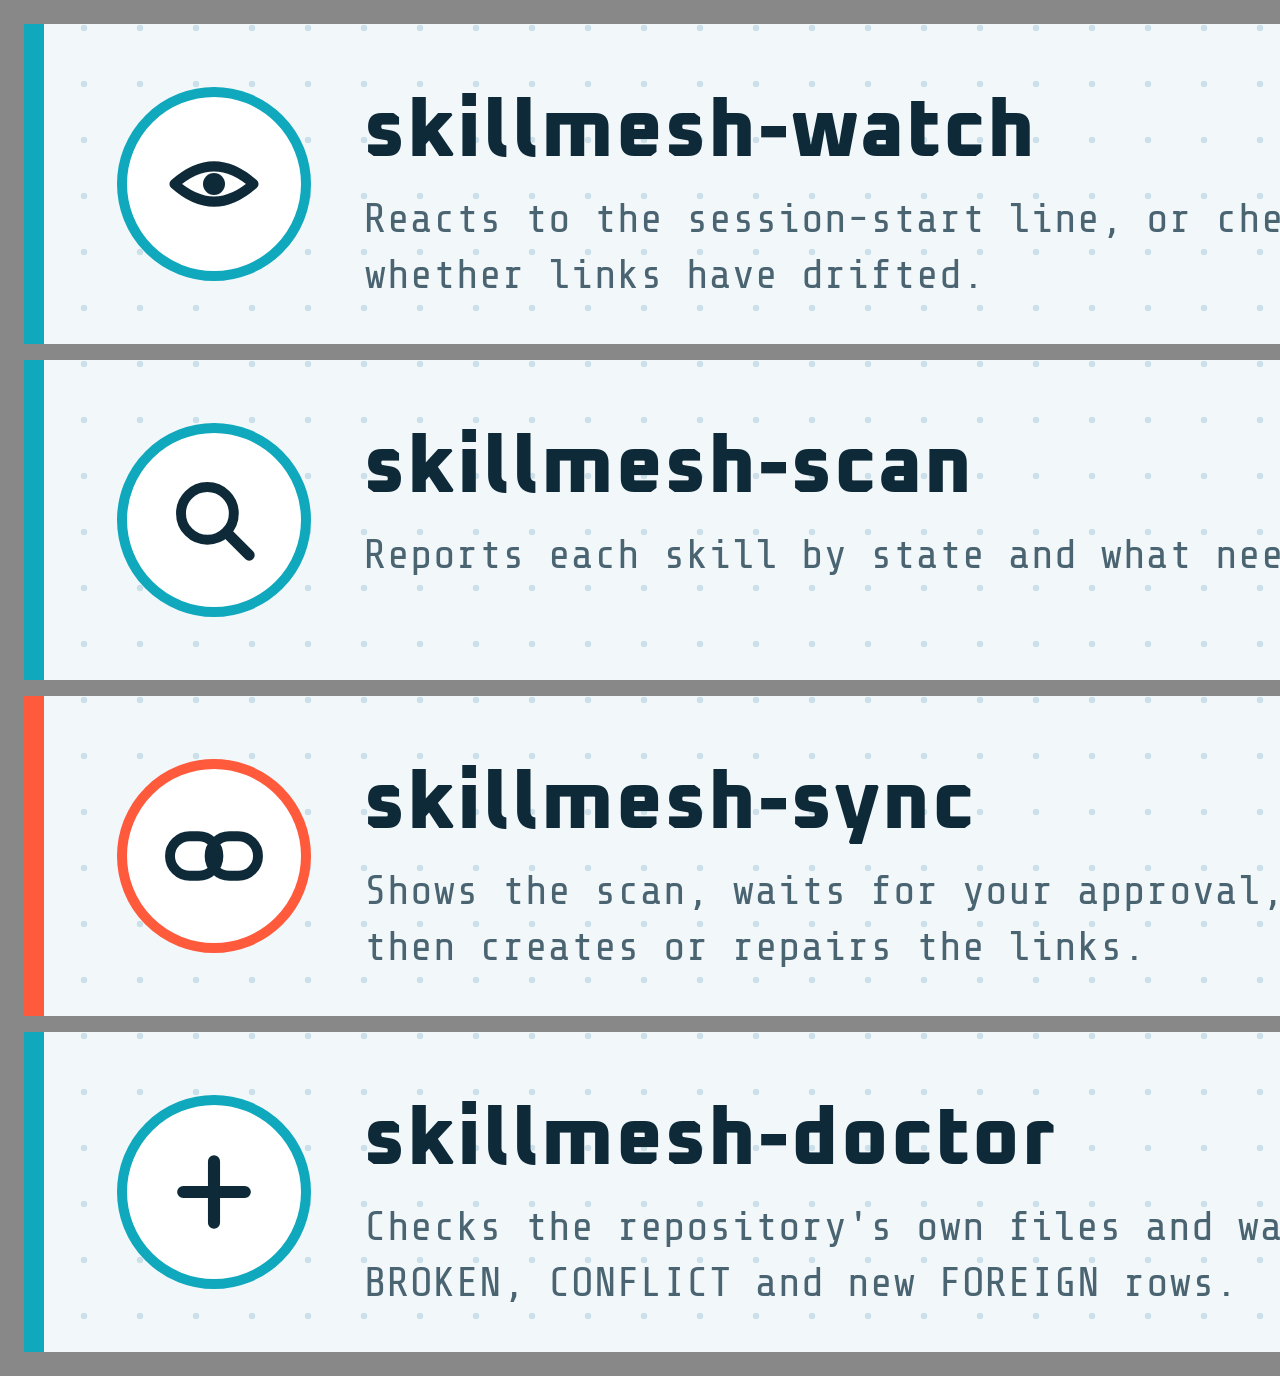
<file: assets/source/skills.html>
<!doctype html>
<html lang="en"><head><meta charset="utf-8"><title>skills</title>
<!-- Render: uvx --from playwright --with pillow python -I <skill-dir>/scripts/render.py skills.html --root assets --out assets
-->
<!-- Signature (Skillmesh, mesh hub):
 1 concept: a mesh of agents around one bot head; a skill repo is edited once and every agent node sees it.
 2 shape: circles as nodes joined by thin connecting lines, one outline bot head with a dotted halo, dot-grid ground.
 3 typeface: Oxanium 800 (names, headings), Share Tech Mono (labels, text).
 4 palette: cool white and ink teal in light, deep teal-black in dark; cyan links, one coral signal (antenna, travelling pulse).
 5 presentation: centred hub poster; figures reuse the nodes, the links and the bot head; labels short and in the tool's own words.
 6 not: no hardware panel, no transit map, no stamps, no blue-purple gradient, no official agent logos (marks are simple stand-ins).
 Fonts seen by render.py: Oxanium, Share Tech Mono. Grounds: light rgb(242,248,250), dark rgb(7,23,32). -->
<link href="https://fonts.googleapis.com/css2?family=Oxanium:wght@800&family=Share+Tech+Mono&display=swap" rel="stylesheet">
<script src="shared.js"></script><link rel="stylesheet" href="shared.css">
</head><body><div class="sheet">
<div class="item" id="skill-watch" style="height:160px"><svg width="1200" height="160" viewBox="0 0 1200 160" fill="none" font-family="'Share Tech Mono'"><defs><pattern id="gswatch" width="28" height="28" patternUnits="userSpaceOnUse"><circle cx="2" cy="2" r="1.6" fill="var(--line)" opacity=".45"/></pattern></defs><rect width="1200" height="160" fill="url(#gswatch)"/><rect width="10" height="160" fill="var(--acc)"/><g transform="translate(95 80)"><circle r="46" fill="var(--panel)" stroke="var(--acc)" stroke-width="5"/><g transform="scale(1.1)"><path d="M-18 0Q0-16 18 0Q0 16-18 0Z" fill="none" stroke="var(--ink)" stroke-width="4.5" stroke-linejoin="round"/><circle r="5" fill="var(--ink)"/></g></g><text x="170" y="66" class="name" font-size="40" letter-spacing="1" fill="var(--ink)">skillmesh-watch</text><text x="170" y="104" font-size="21" fill="var(--muted)">Reacts to the session-start line, or checks on request</text><text x="170" y="132" font-size="21" fill="var(--muted)">whether links have drifted.</text><rect x="1008" y="34" width="152" height="44" rx="22" fill="var(--panel)" stroke="var(--acc)" stroke-width="3"/><text x="1084.0" y="63" text-anchor="middle" font-size="21" fill="var(--ink)">read-only</text></svg></div>
<div class="item" id="skill-scan" style="height:160px"><svg width="1200" height="160" viewBox="0 0 1200 160" fill="none" font-family="'Share Tech Mono'"><defs><pattern id="gsscan" width="28" height="28" patternUnits="userSpaceOnUse"><circle cx="2" cy="2" r="1.6" fill="var(--line)" opacity=".45"/></pattern></defs><rect width="1200" height="160" fill="url(#gsscan)"/><rect width="10" height="160" fill="var(--acc)"/><g transform="translate(95 80)"><circle r="46" fill="var(--panel)" stroke="var(--acc)" stroke-width="5"/><g transform="scale(1.1)"><circle cx="-3" cy="-3" r="12" fill="none" stroke="var(--ink)" stroke-width="4.5"/><path d="M6 6L16 16" stroke="var(--ink)" stroke-width="5" stroke-linecap="round"/></g></g><text x="170" y="66" class="name" font-size="40" letter-spacing="1" fill="var(--ink)">skillmesh-scan</text><text x="170" y="104" font-size="21" fill="var(--muted)">Reports each skill by state and what needs action.</text><rect x="1008" y="34" width="152" height="44" rx="22" fill="var(--panel)" stroke="var(--acc)" stroke-width="3"/><text x="1084.0" y="63" text-anchor="middle" font-size="21" fill="var(--ink)">read-only</text></svg></div>
<div class="item" id="skill-sync" style="height:160px"><svg width="1200" height="160" viewBox="0 0 1200 160" fill="none" font-family="'Share Tech Mono'"><defs><pattern id="gssync" width="28" height="28" patternUnits="userSpaceOnUse"><circle cx="2" cy="2" r="1.6" fill="var(--line)" opacity=".45"/></pattern></defs><rect width="1200" height="160" fill="url(#gssync)"/><rect width="10" height="160" fill="var(--sig)"/><g transform="translate(95 80)"><circle r="46" fill="var(--panel)" stroke="var(--sig)" stroke-width="5"/><g transform="scale(1.1)"><rect x="-20" y="-9" width="22" height="18" rx="9" fill="none" stroke="var(--ink)" stroke-width="4.5"/><rect x="-2" y="-9" width="22" height="18" rx="9" fill="none" stroke="var(--ink)" stroke-width="4.5"/></g></g><text x="170" y="66" class="name" font-size="40" letter-spacing="1" fill="var(--ink)">skillmesh-sync</text><text x="170" y="104" font-size="21" fill="var(--muted)">Shows the scan, waits for your approval,</text><text x="170" y="132" font-size="21" fill="var(--muted)">then creates or repairs the links.</text><rect x="996" y="34" width="164" height="44" rx="22" fill="var(--panel)" stroke="var(--sig)" stroke-width="3"/><text x="1078.0" y="63" text-anchor="middle" font-size="21" fill="var(--ink)">asks first</text></svg></div>
<div class="item" id="skill-doctor" style="height:160px"><svg width="1200" height="160" viewBox="0 0 1200 160" fill="none" font-family="'Share Tech Mono'"><defs><pattern id="gsdoctor" width="28" height="28" patternUnits="userSpaceOnUse"><circle cx="2" cy="2" r="1.6" fill="var(--line)" opacity=".45"/></pattern></defs><rect width="1200" height="160" fill="url(#gsdoctor)"/><rect width="10" height="160" fill="var(--acc)"/><g transform="translate(95 80)"><circle r="46" fill="var(--panel)" stroke="var(--acc)" stroke-width="5"/><g transform="scale(1.1)"><path d="M0-14V14M-14 0H14" stroke="var(--ink)" stroke-width="5.5" stroke-linecap="round"/></g></g><text x="170" y="66" class="name" font-size="40" letter-spacing="1" fill="var(--ink)">skillmesh-doctor</text><text x="170" y="104" font-size="21" fill="var(--muted)">Checks the repository's own files and walks you through</text><text x="170" y="132" font-size="21" fill="var(--muted)">BROKEN, CONFLICT and new FOREIGN rows.</text><rect x="972" y="34" width="188" height="44" rx="22" fill="var(--panel)" stroke="var(--acc)" stroke-width="3"/><text x="1066.0" y="63" text-anchor="middle" font-size="21" fill="var(--ink)">checks setup</text></svg></div>
</div></body></html>
</file>
<file: assets/source/shared.css>
/* Skillmesh illustration contract. Tokens follow the signature in the header of each page. */
:root {
  --paper:#f2f8fa; --panel:#ffffff; --ink:#0e2a38; --muted:#4b6472; --line:#9cc4d3;
  --acc:#10a8bd; --mesh:#007c8e; --sig:#ff5a3c; --cardline:#a8c4cf;
}
html[data-theme="dark"] {
  --paper:#071720; --panel:#0d2430; --ink:#e6f5f8; --muted:#9fbac4; --line:#2c6075;
  --acc:#3ee0f0; --mesh:#3ee0f0; --sig:#ff7a5c; --cardline:#24485a;
}
* { box-sizing: border-box; }
html, body { margin: 0; padding: 0; background: #888; }
.sheet { width: max-content; padding: 24px; display: flex; flex-direction: column; gap: 16px; }
.item {
  zoom: 2; position: relative; overflow: hidden; width: 1200px;
  font-family: 'Share Tech Mono', monospace; color: var(--ink); background: var(--paper);
}
.item svg { display: block; }
.name { font-family: 'Oxanium', sans-serif; font-weight: 800; }
</file>
